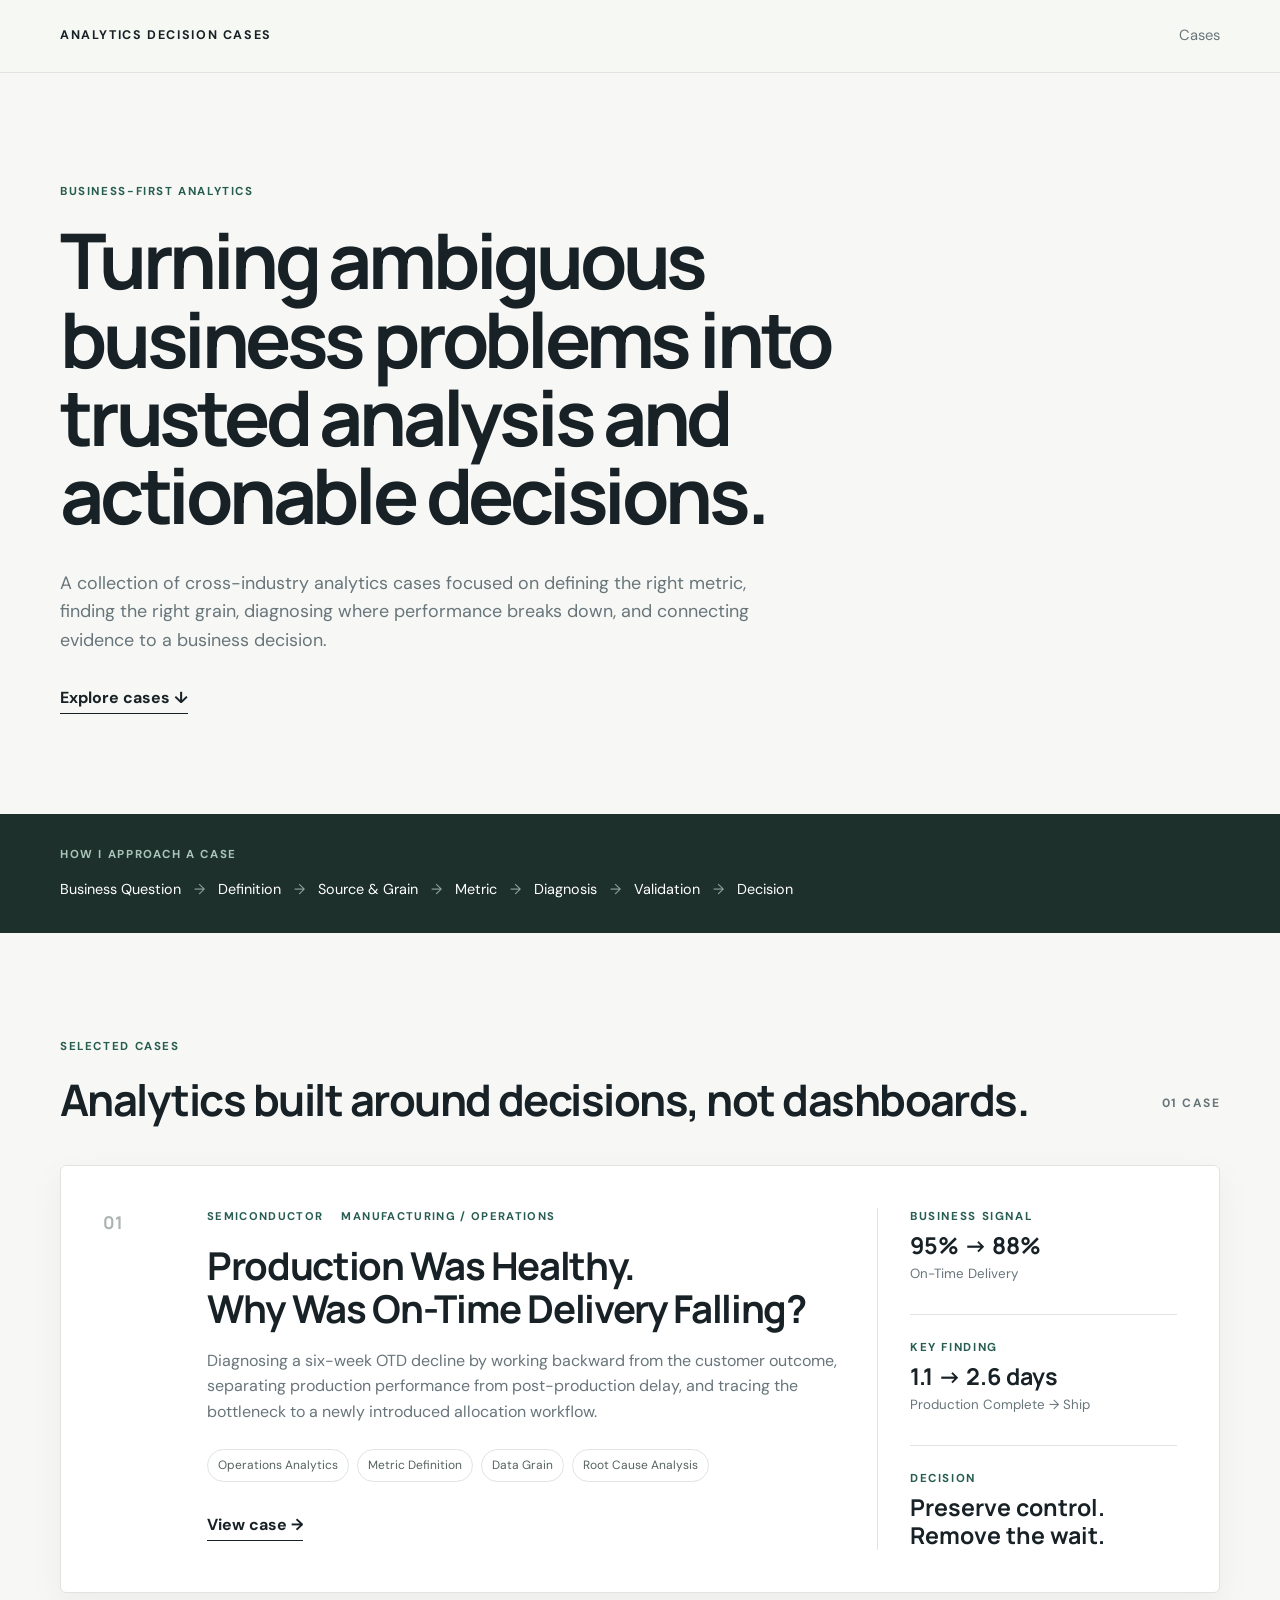
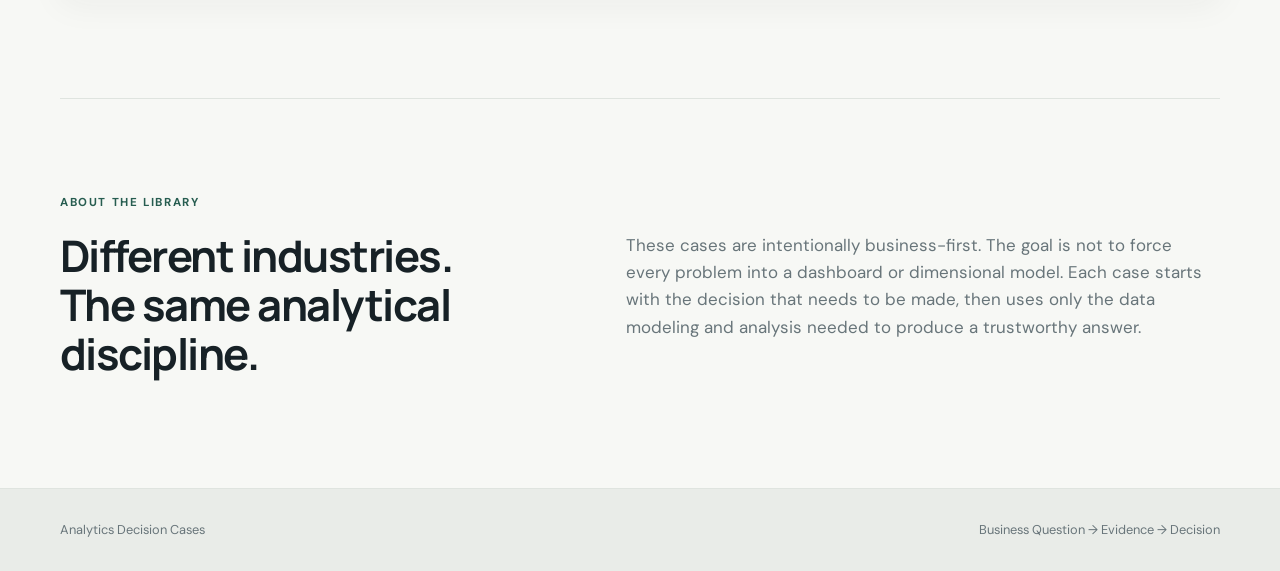
<file: index.html>
<!DOCTYPE html>
<html lang="en">
<head>
  <meta charset="UTF-8">
  <meta name="viewport" content="width=device-width, initial-scale=1.0">
  <meta name="description" content="Business-first analytics case studies turning ambiguous problems into measurable insights and business decisions.">
  <title>Analytics Decision Cases</title>
  <link rel="stylesheet" href="styles.css">
</head>
<body>
  <header class="site-header">
    <div class="container nav">
      <a class="brand" href="./">ANALYTICS DECISION CASES</a>
      <a class="nav-link" href="#cases">Cases</a>
    </div>
  </header>

  <main>
    <section class="hero container">
      <p class="eyebrow">BUSINESS-FIRST ANALYTICS</p>
      <h1>Turning ambiguous business problems into trusted analysis and actionable decisions.</h1>
      <p class="hero-copy">
        A collection of cross-industry analytics cases focused on defining the right metric,
        finding the right grain, diagnosing where performance breaks down, and connecting
        evidence to a business decision.
      </p>
      <a class="primary-link" href="#cases">Explore cases <span aria-hidden="true">↓</span></a>
    </section>

    <section class="principles">
      <div class="container">
        <p class="section-label">HOW I APPROACH A CASE</p>
        <div class="process">
          <span>Business Question</span><b>→</b>
          <span>Definition</span><b>→</b>
          <span>Source &amp; Grain</span><b>→</b>
          <span>Metric</span><b>→</b>
          <span>Diagnosis</span><b>→</b>
          <span>Validation</span><b>→</b>
          <span>Decision</span>
        </div>
      </div>
    </section>

    <section class="cases container" id="cases">
      <div class="section-heading">
        <div>
          <p class="section-label">SELECTED CASES</p>
          <h2>Analytics built around decisions, not dashboards.</h2>
        </div>
        <p class="case-count">01 CASE</p>
      </div>

      <article class="case-card">
        <div class="case-number">01</div>
        <div class="case-content">
          <div class="case-meta">
            <span>SEMICONDUCTOR</span>
            <span>MANUFACTURING / OPERATIONS</span>
          </div>
          <h3>Production Was Healthy.<br>Why Was On-Time Delivery Falling?</h3>
          <p>
            Diagnosing a six-week OTD decline by working backward from the customer outcome,
            separating production performance from post-production delay, and tracing the
            bottleneck to a newly introduced allocation workflow.
          </p>
          <div class="tags" aria-label="Case topics">
            <span>Operations Analytics</span>
            <span>Metric Definition</span>
            <span>Data Grain</span>
            <span>Root Cause Analysis</span>
          </div>
          <a class="case-link" href="cases/semiconductor-otd/">View case <span aria-hidden="true">→</span></a>
        </div>
        <aside class="case-snapshot" aria-label="Case snapshot">
          <div>
            <span class="snapshot-label">BUSINESS SIGNAL</span>
            <strong>95% → 88%</strong>
            <small>On-Time Delivery</small>
          </div>
          <div>
            <span class="snapshot-label">KEY FINDING</span>
            <strong>1.1 → 2.6 days</strong>
            <small>Production Complete → Ship</small>
          </div>
          <div>
            <span class="snapshot-label">DECISION</span>
            <strong>Preserve control.<br>Remove the wait.</strong>
          </div>
        </aside>
      </article>
    </section>

    <section class="about container">
      <p class="section-label">ABOUT THE LIBRARY</p>
      <div class="about-grid">
        <h2>Different industries.<br>The same analytical discipline.</h2>
        <p>
          These cases are intentionally business-first. The goal is not to force every problem
          into a dashboard or dimensional model. Each case starts with the decision that needs
          to be made, then uses only the data modeling and analysis needed to produce a
          trustworthy answer.
        </p>
      </div>
    </section>
  </main>

  <footer>
    <div class="container footer-inner">
      <span>Analytics Decision Cases</span>
      <span>Business Question → Evidence → Decision</span>
    </div>
  </footer>
</body>
</html>
</file>
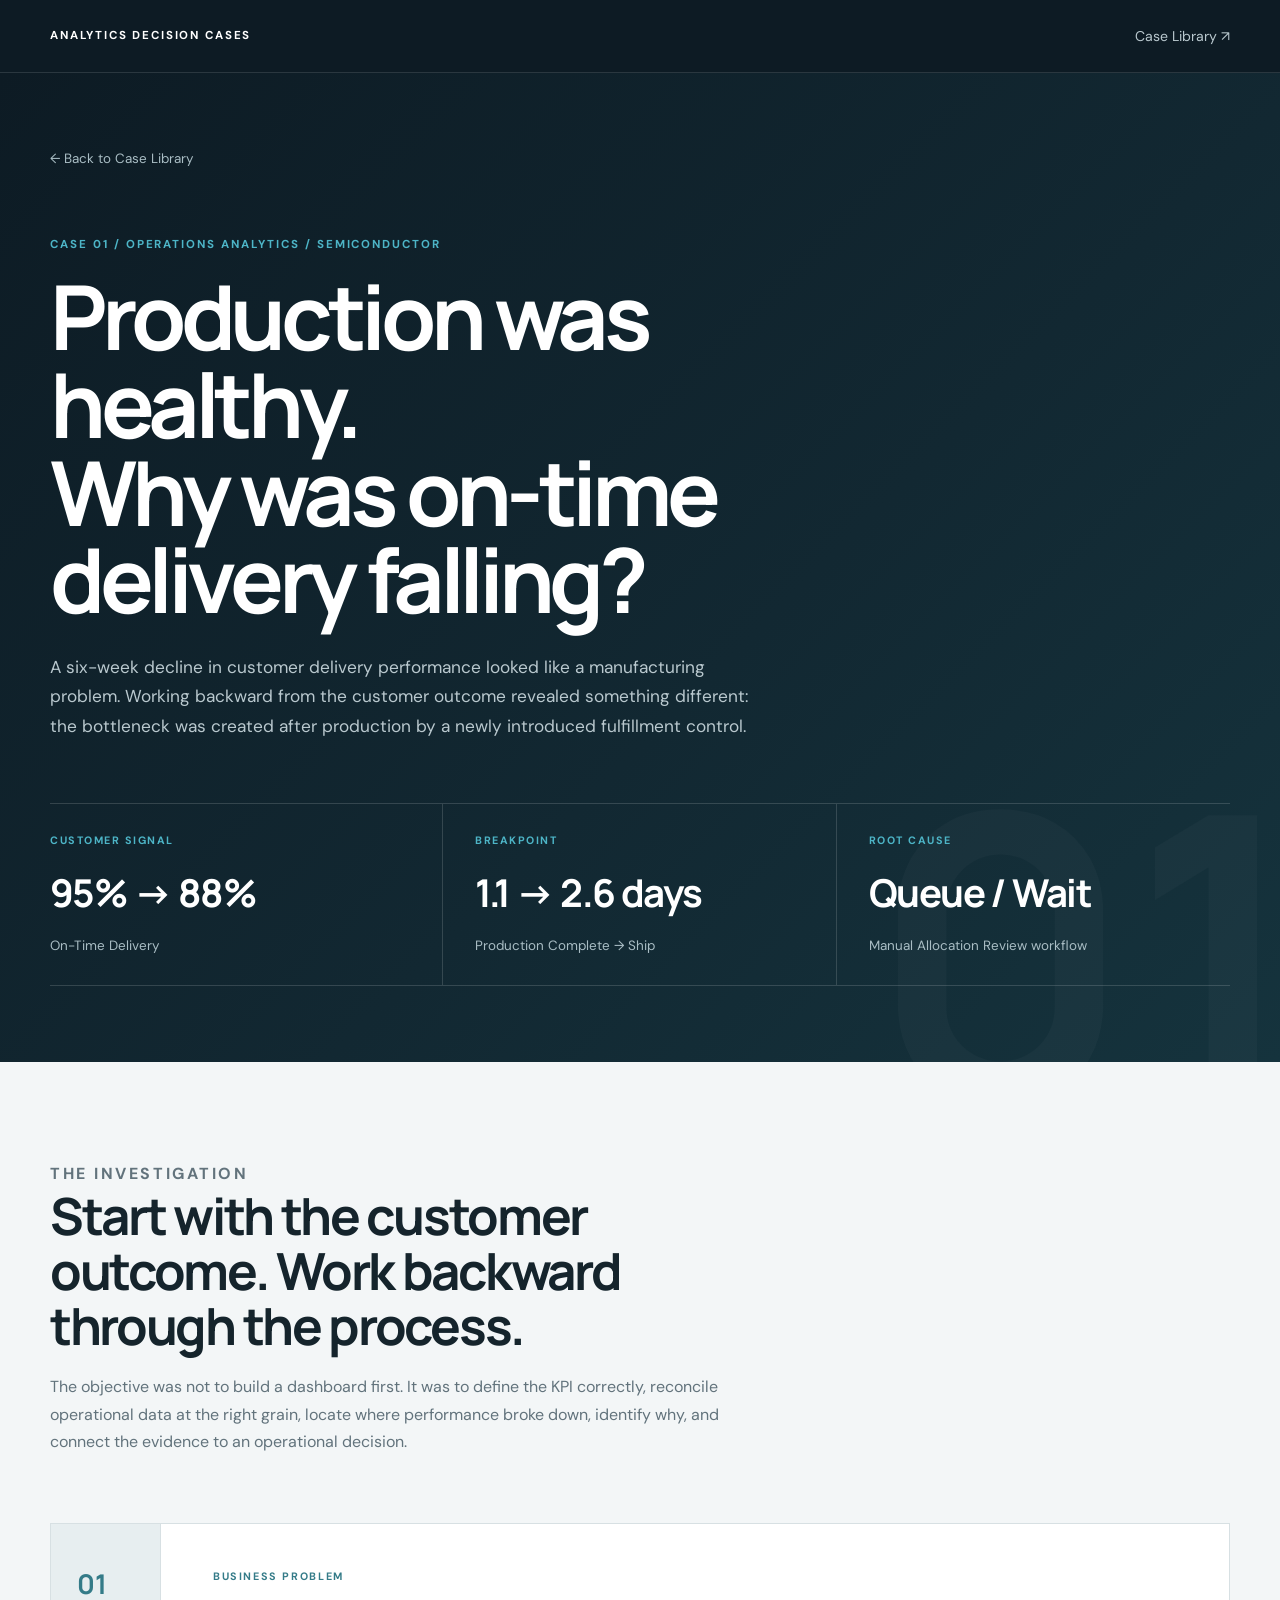
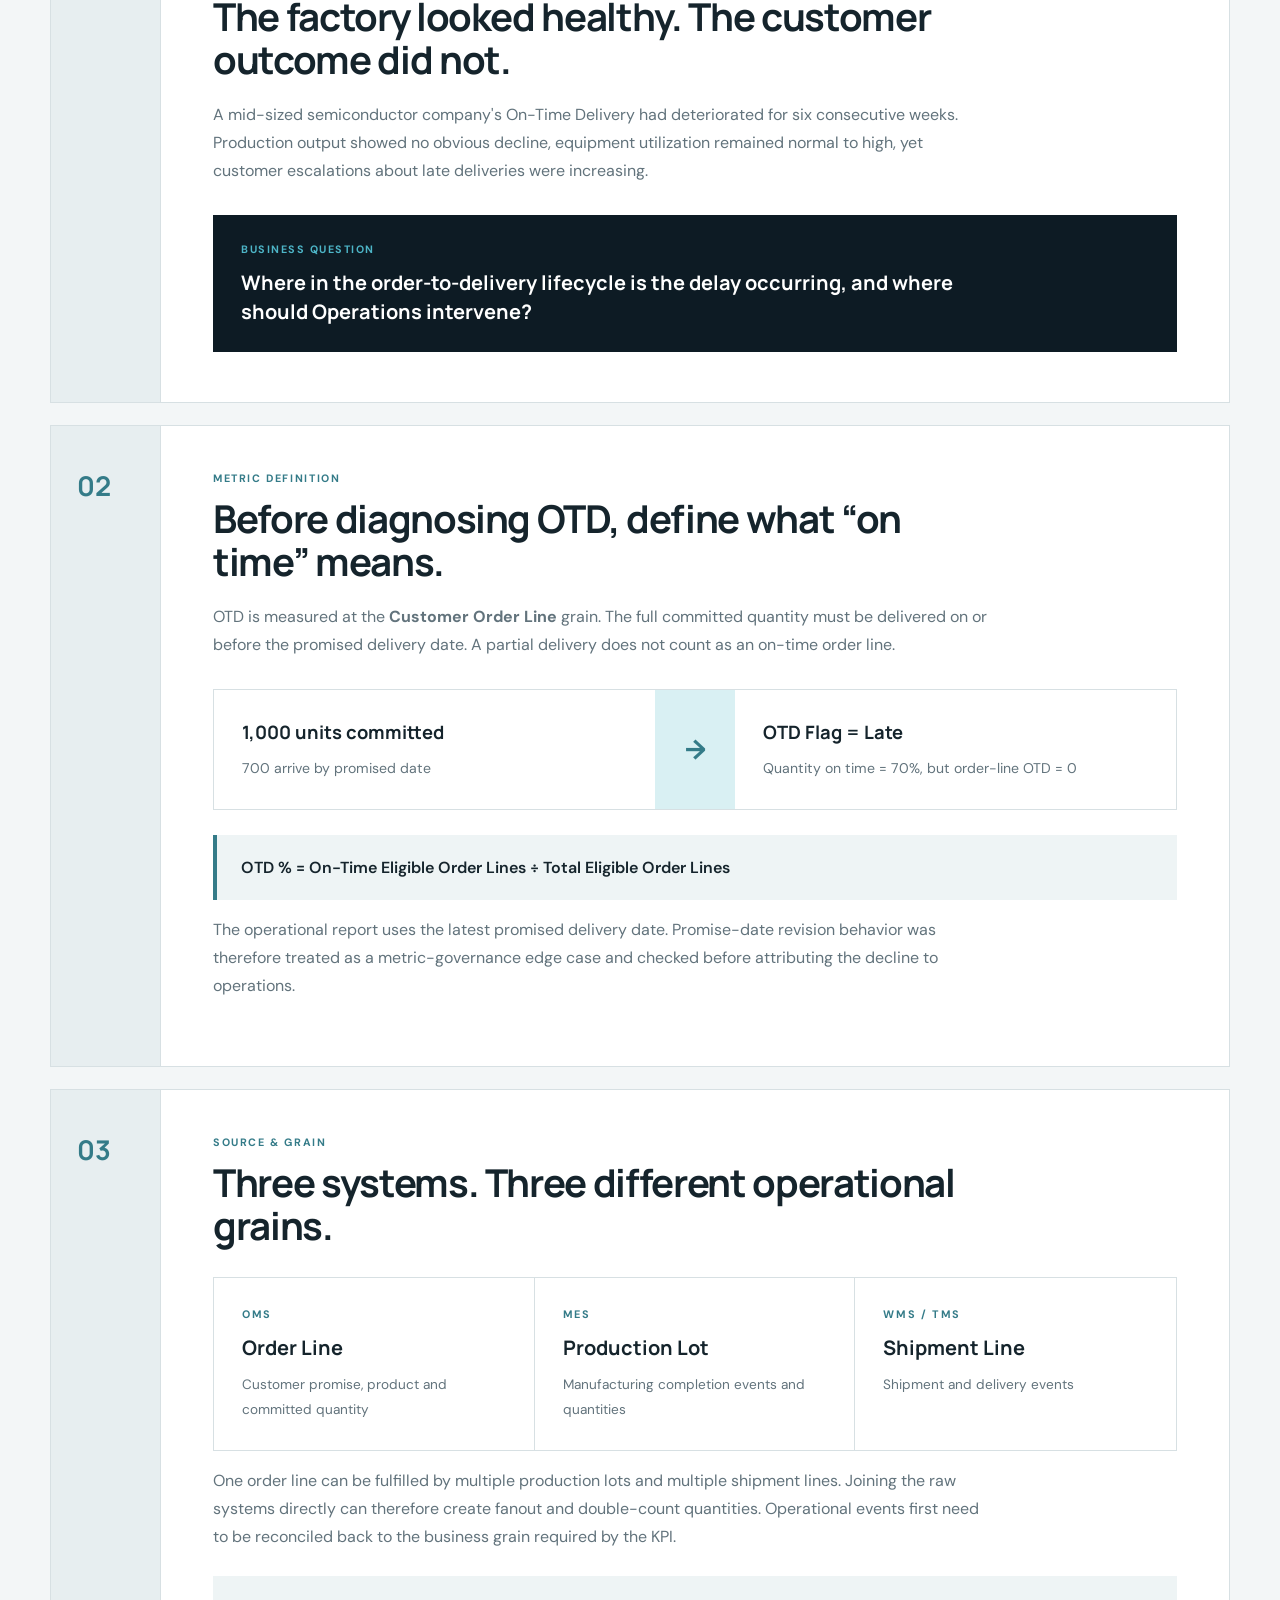
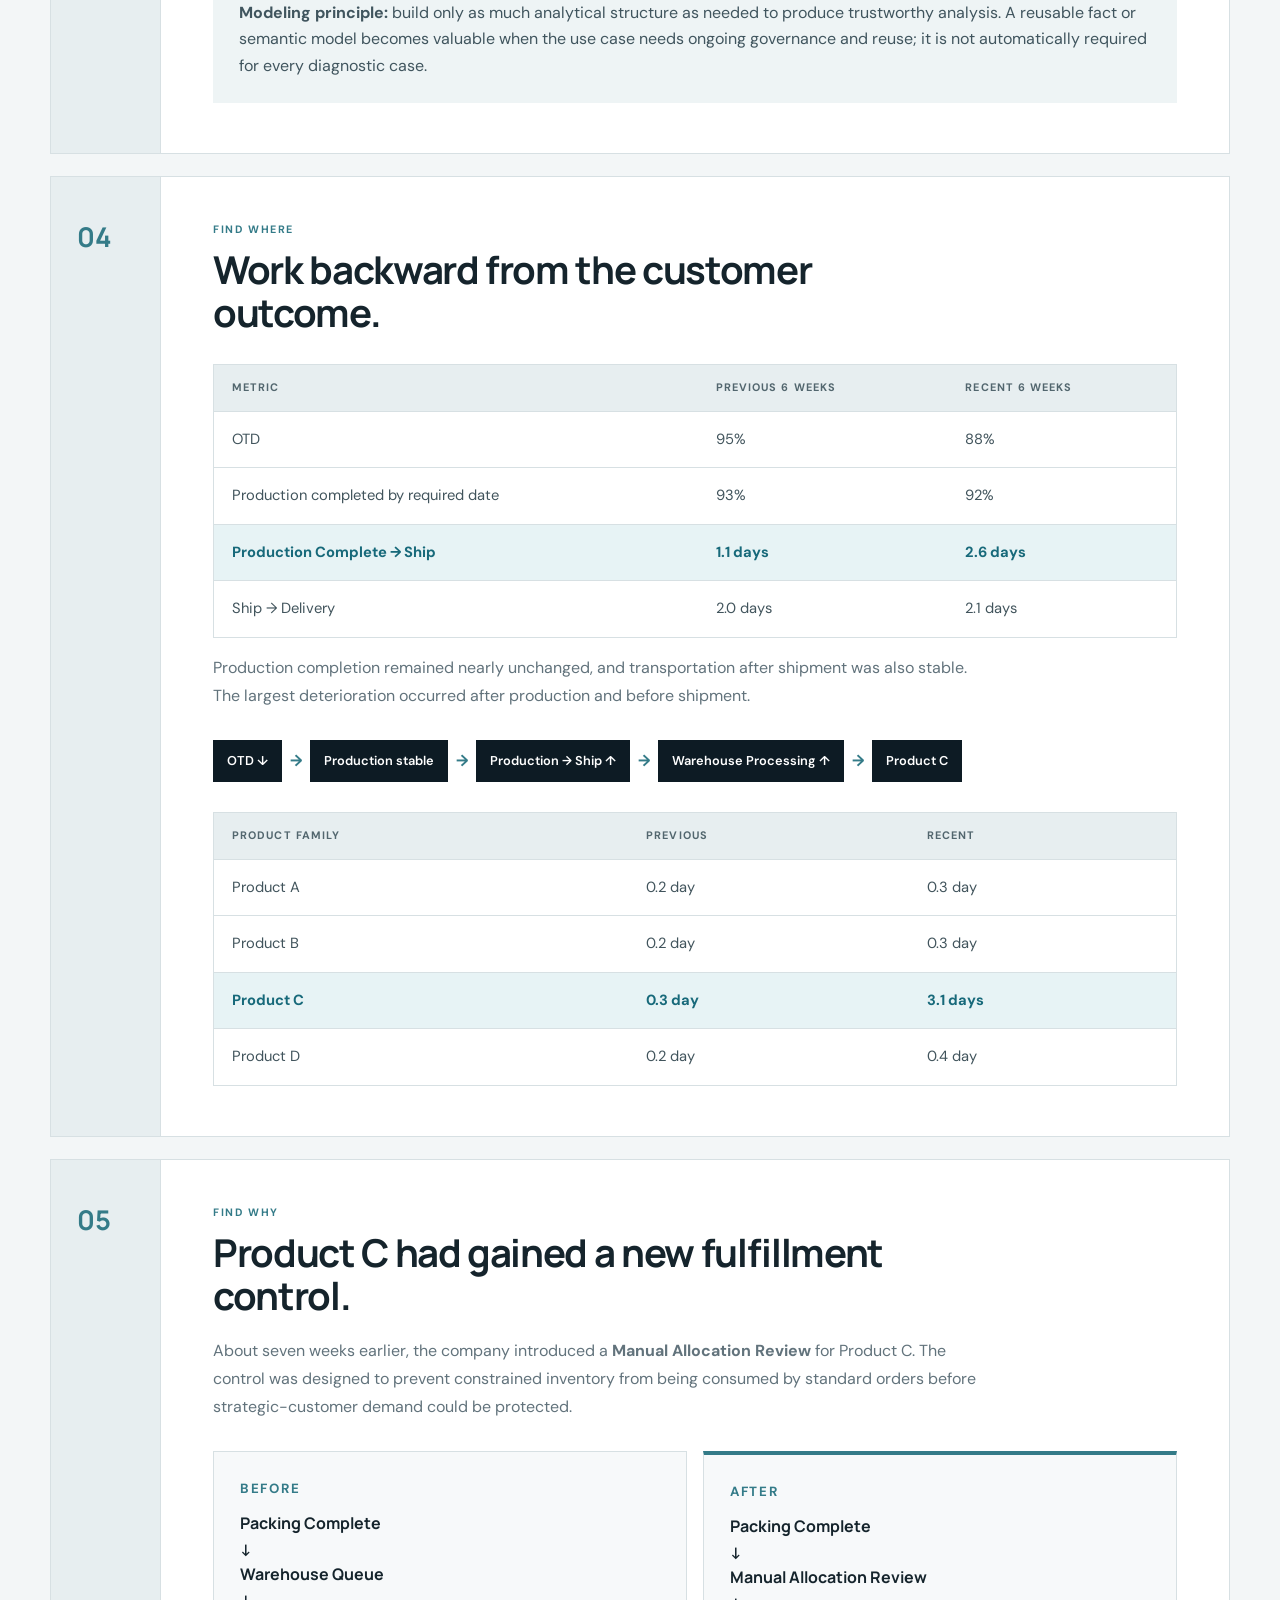
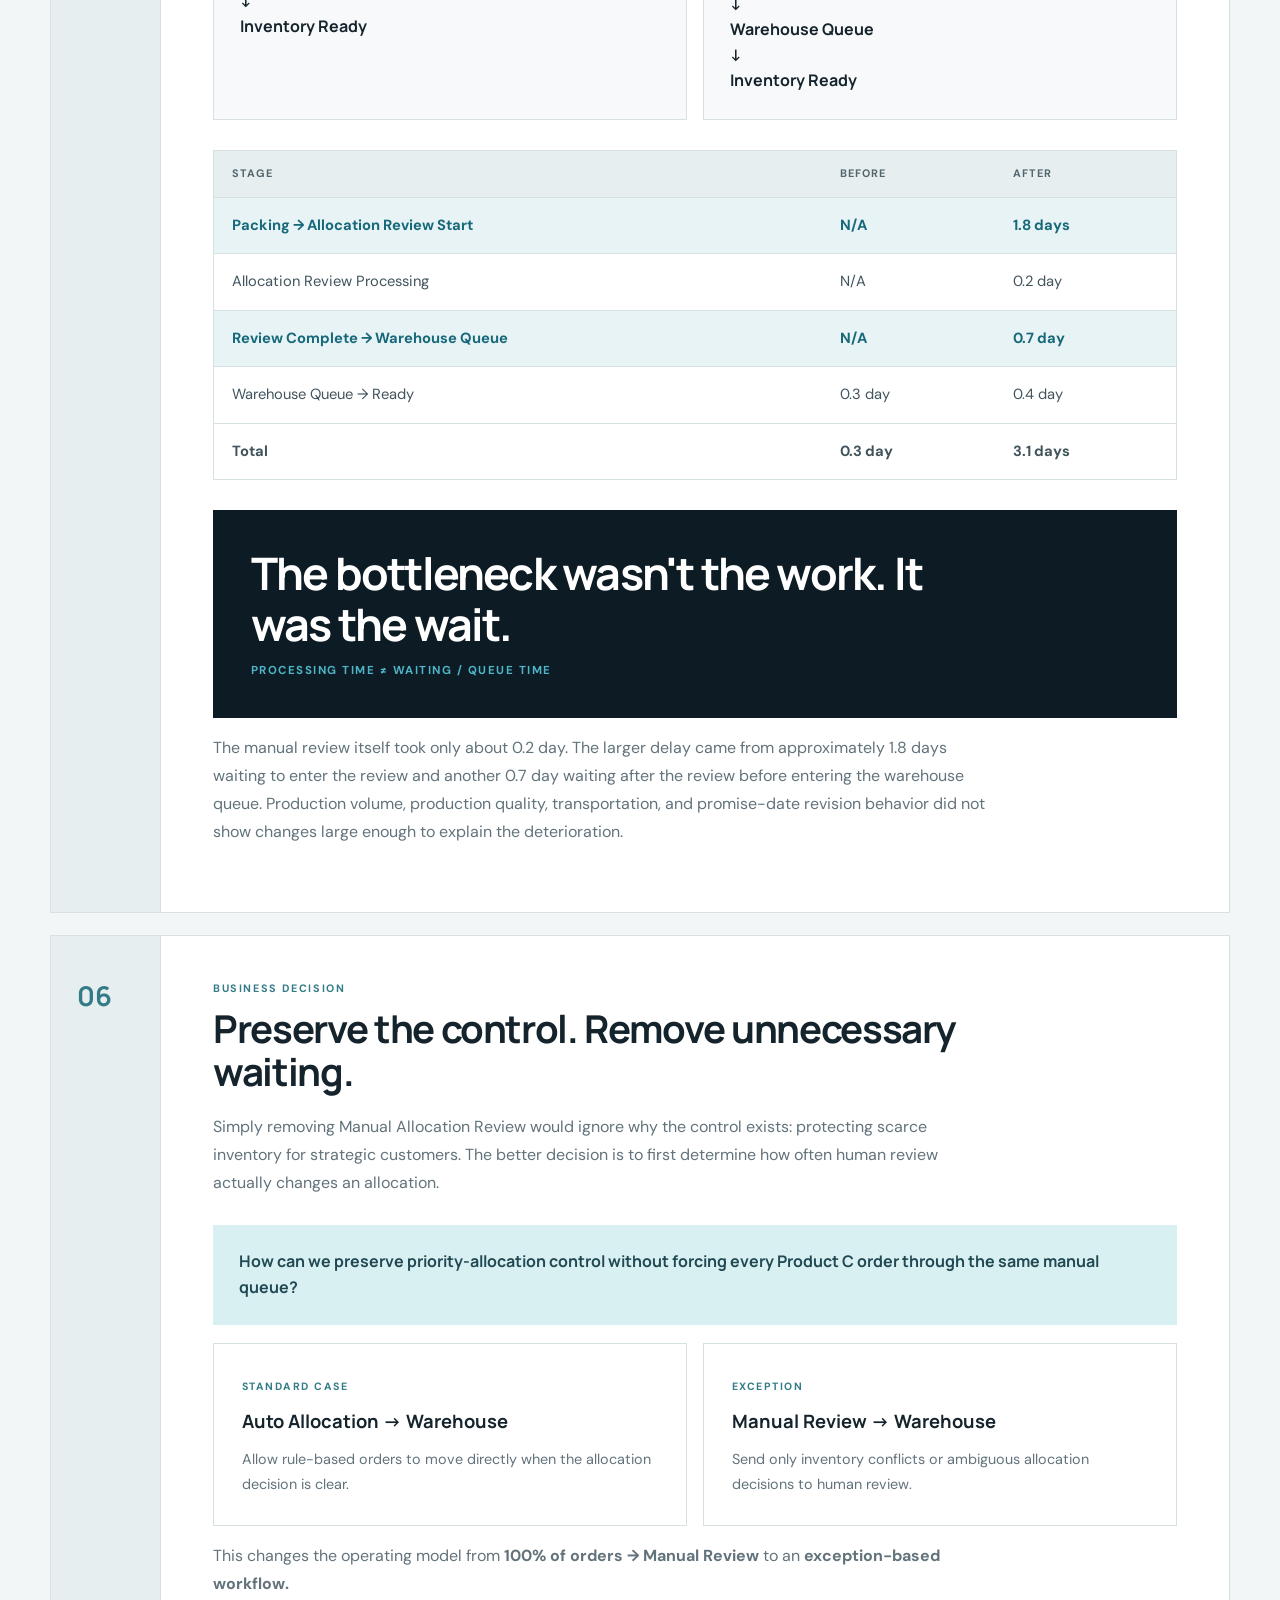
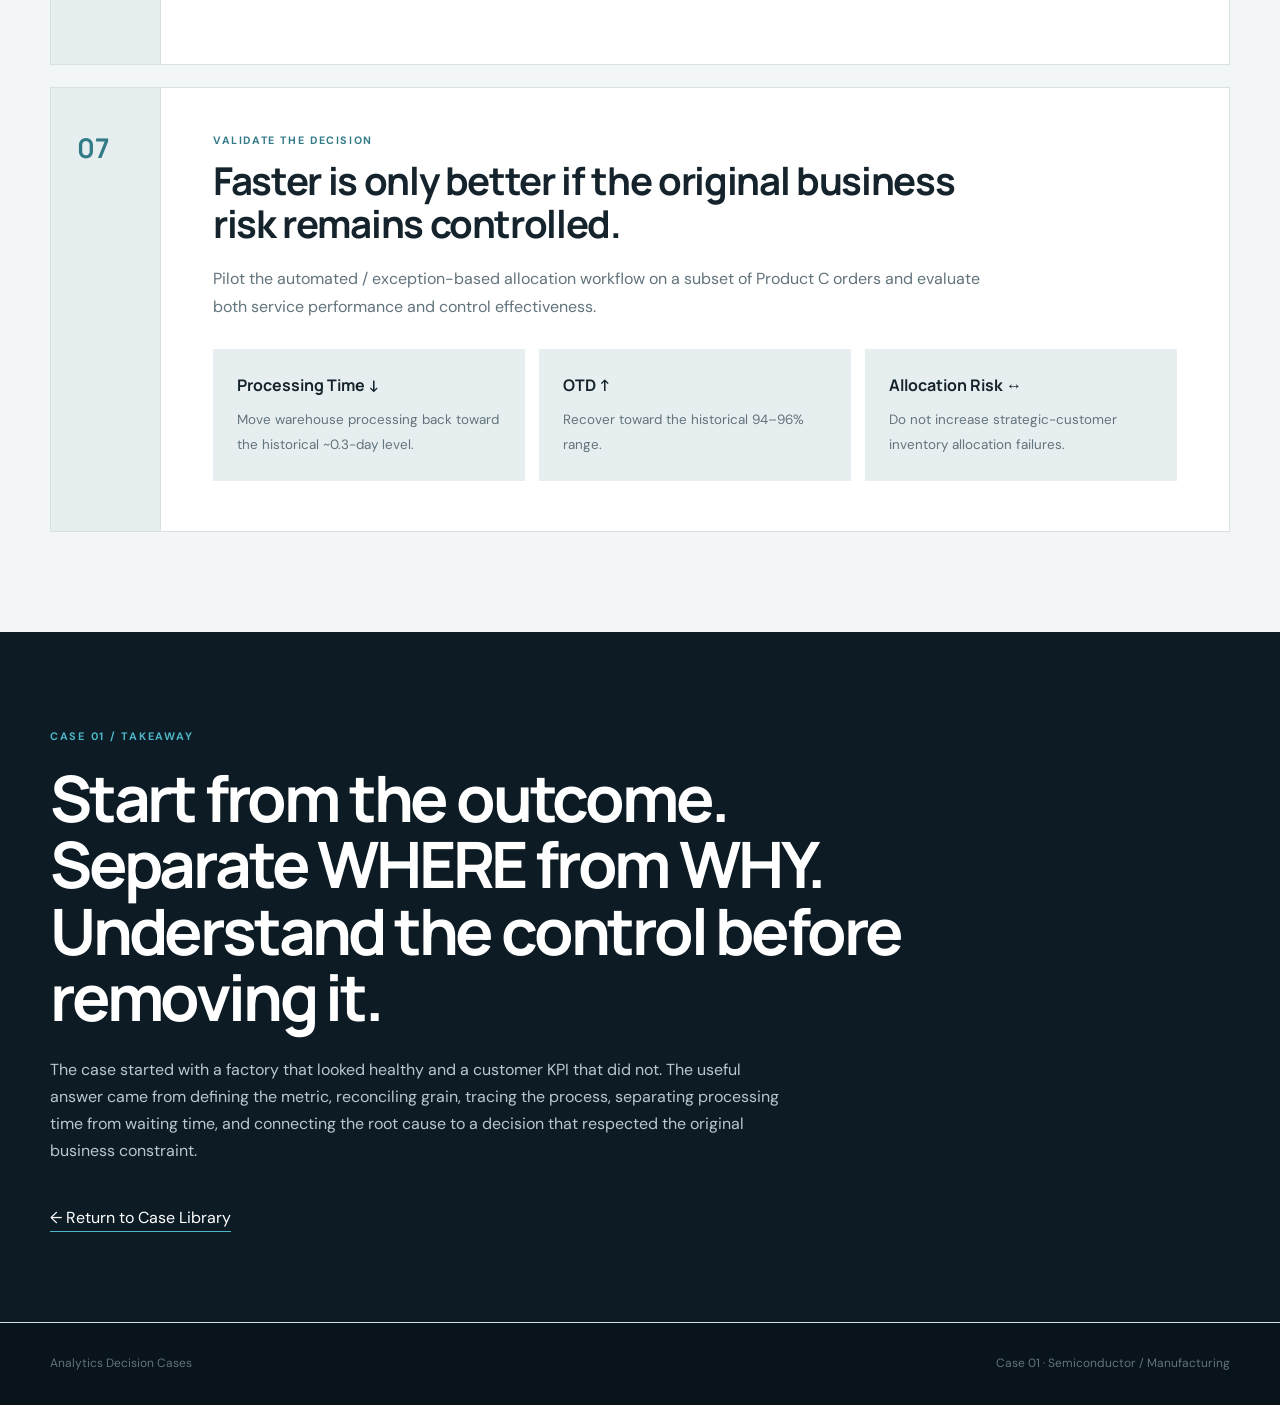
<file: cases/semiconductor-otd/index.html>
<!DOCTYPE html>
<html lang="en">

<head>
  <meta charset="UTF-8">
  <meta name="viewport" content="width=device-width, initial-scale=1.0">

  <meta
    name="description"
    content="Semiconductor operations analytics case study diagnosing why on-time delivery declined while production remained healthy."
  >

  <title>
    Semiconductor OTD Case | Analytics Decision Cases
  </title>

  <!-- Keep shared fonts / base styles from homepage -->
  <link rel="stylesheet" href="../../styles.css">

  <style>

    /* =====================================================
       CASE 01 — SEMICONDUCTOR
       Independent Case Detail Design System
       ===================================================== */

    :root {
      --navy: #0d1b24;
      --navy-2: #122832;
      --navy-3: #193943;

      --cyan: #4db5c7;
      --cyan-light: #d9f0f3;

      --paper: #f3f6f7;
      --white: #ffffff;

      --ink: #15242c;
      --muted: #62737c;
      --line: #d7e0e3;

      --max: 1180px;
    }

    * {
      box-sizing: border-box;
    }

    html {
      scroll-behavior: smooth;
    }

    body {
      margin: 0;
      background: var(--paper);
      color: var(--ink);
      font-family: "DM Sans", Arial, sans-serif;
    }

    a {
      color: inherit;
    }


    /* =====================================================
       CASE NAV
       ===================================================== */

    .case-nav {
      background: var(--navy);
      color: white;
      border-bottom: 1px solid rgba(255,255,255,.12);
    }

    .case-nav-inner {
      width: min(calc(100% - 48px), var(--max));
      height: 72px;
      margin: auto;

      display: flex;
      align-items: center;
      justify-content: space-between;
    }

    .case-brand {
      font-size: .72rem;
      font-weight: 700;
      letter-spacing: .16em;
      text-decoration: none;
    }

    .case-nav-link {
      color: #b9c8ce;
      font-size: .88rem;
      text-decoration: none;
    }

    .case-nav-link:hover {
      color: white;
    }


    /* =====================================================
       DARK CASE COVER
       ===================================================== */

    .case-cover {
      position: relative;
      overflow: hidden;
      background:
        linear-gradient(
          135deg,
          #0d1b24 0%,
          #122832 58%,
          #15333d 100%
        );
      color: white;
    }

    .case-cover::after {
      content: "01";
      position: absolute;

      right: -25px;
      bottom: -85px;

      font-family: "Manrope", Arial, sans-serif;
      font-size: clamp(15rem, 31vw, 31rem);
      font-weight: 700;
      line-height: 1;

      color: rgba(255,255,255,.025);

      pointer-events: none;
    }

    .cover-inner {
      position: relative;
      z-index: 2;

      width: min(calc(100% - 48px), var(--max));
      margin: auto;

      padding: 72px 0 76px;
    }

    .back-link {
      display: inline-block;

      margin-bottom: 66px;

      color: #a9bdc4;

      font-size: .84rem;
      text-decoration: none;
    }

    .back-link:hover {
      color: white;
    }

    .case-eyebrow {
      margin: 0 0 18px;

      color: var(--cyan);

      font-size: .72rem;
      font-weight: 700;
      letter-spacing: .17em;
    }

    .case-title {
      max-width: 900px;

      margin: 0;

      font-family: "Manrope", Arial, sans-serif;
      font-size: clamp(3.3rem, 7vw, 6.4rem);
      font-weight: 700;
      line-height: .98;
      letter-spacing: -.06em;
    }

    .case-summary {
      max-width: 720px;

      margin: 30px 0 0;

      color: #b9c8ce;

      font-size: 1.08rem;
      line-height: 1.7;
    }


    /* =====================================================
       EXECUTIVE SIGNALS
       ===================================================== */

    .signal-grid {
      display: grid;
      grid-template-columns: repeat(3, 1fr);

      margin-top: 62px;

      border-top: 1px solid rgba(255,255,255,.15);
      border-bottom: 1px solid rgba(255,255,255,.15);
    }

    .signal {
      min-height: 150px;
      padding: 28px 32px;

      border-right: 1px solid rgba(255,255,255,.15);
    }

    .signal:first-child {
      padding-left: 0;
    }

    .signal:last-child {
      border-right: 0;
    }

    .signal-label {
      display: block;

      margin-bottom: 13px;

      color: var(--cyan);

      font-size: .67rem;
      font-weight: 700;
      letter-spacing: .14em;
    }

    .signal-value {
      display: block;

      margin-bottom: 8px;

      font-family: "Manrope", Arial, sans-serif;
      font-size: clamp(1.65rem, 3vw, 2.5rem);
      font-weight: 700;
      letter-spacing: -.04em;
    }

    .signal-description {
      color: #a9bdc4;
      font-size: .84rem;
    }


    /* =====================================================
       INVESTIGATION HEADER
       ===================================================== */

    .investigation-intro {
      width: min(calc(100% - 48px), var(--max));
      margin: auto;

      padding: 78px 0 46px;
    }

    .section-eyebrow {
      margin: 0 0 12px;

      color: #347b88;

      font-size: .68rem;
      font-weight: 700;
      letter-spacing: .16em;
    }

    .investigation-intro h2 {
      max-width: 760px;

      margin: 0;

      font-family: "Manrope", Arial, sans-serif;
      font-size: clamp(2.3rem, 4vw, 4rem);
      line-height: 1.08;
      letter-spacing: -.045em;
    }

    .investigation-intro p {
      max-width: 680px;

      margin: 20px 0 0;

      color: var(--muted);

      font-size: 1rem;
      line-height: 1.7;
    }


    /* =====================================================
       CASE CONTENT
       ===================================================== */

    .case-body {
      width: min(calc(100% - 48px), var(--max));
      margin: auto;

      padding-bottom: 100px;
    }

    .chapter {
      display: grid;
      grid-template-columns: 110px minmax(0, 1fr);

      margin-top: 22px;

      background: white;

      border: 1px solid var(--line);
    }

    .chapter-number {
      padding: 38px 26px;

      background: #e7eef0;

      border-right: 1px solid var(--line);

      color: #347b88;

      font-family: "Manrope", Arial, sans-serif;
      font-size: 1.7rem;
      font-weight: 700;
    }

    .chapter-content {
      padding: 44px 52px 50px;
    }

    .chapter-label {
      display: block;

      margin-bottom: 10px;

      color: #347b88;

      font-size: .67rem;
      font-weight: 700;
      letter-spacing: .15em;
    }

    .chapter h3 {
      max-width: 760px;

      margin: 0 0 20px;

      font-family: "Manrope", Arial, sans-serif;
      font-size: clamp(1.75rem, 3vw, 2.65rem);
      line-height: 1.12;
      letter-spacing: -.035em;
    }

    .chapter p {
      max-width: 780px;

      color: var(--muted);

      font-size: 1rem;
      line-height: 1.75;
    }


    /* =====================================================
       BUSINESS QUESTION
       ===================================================== */

    .question-box {
      margin-top: 30px;
      padding: 26px 28px;

      background: var(--navy);
      color: white;
    }

    .question-box small {
      display: block;

      margin-bottom: 10px;

      color: var(--cyan);

      font-size: .67rem;
      font-weight: 700;
      letter-spacing: .14em;
    }

    .question-box strong {
      display: block;

      max-width: 760px;

      font-family: "Manrope", Arial, sans-serif;
      font-size: 1.25rem;
      line-height: 1.45;
    }


    /* =====================================================
       METRIC RULE
       ===================================================== */

    .metric-rule {
      display: grid;
      grid-template-columns: 1fr 80px 1fr;

      margin-top: 30px;

      border: 1px solid var(--line);
    }

    .metric-rule > div {
      padding: 28px;
    }

    .metric-rule strong {
      display: block;

      margin-bottom: 7px;

      font-family: "Manrope", Arial, sans-serif;
      font-size: 1.15rem;
    }

    .metric-rule span {
      color: var(--muted);
      font-size: .88rem;
    }

    .metric-arrow {
      display: flex;
      align-items: center;
      justify-content: center;

      background: var(--cyan-light);

      color: #347b88;

      font-size: 1.7rem;
      font-weight: 700;
    }

    .formula {
      margin-top: 25px;
      padding: 20px 24px;

      background: #eef4f5;

      border-left: 4px solid #347b88;

      font-weight: 600;
    }


    /* =====================================================
       DATA GRAIN
       ===================================================== */

    .grain-flow {
      display: grid;
      grid-template-columns: repeat(3, 1fr);

      margin-top: 30px;

      border: 1px solid var(--line);
    }

    .grain-item {
      padding: 28px;

      border-right: 1px solid var(--line);
    }

    .grain-item:last-child {
      border-right: 0;
    }

    .grain-system {
      display: block;

      margin-bottom: 8px;

      color: #347b88;

      font-size: .68rem;
      font-weight: 700;
      letter-spacing: .15em;
    }

    .grain-name {
      display: block;

      margin-bottom: 7px;

      font-family: "Manrope", Arial, sans-serif;
      font-size: 1.25rem;
      font-weight: 700;
    }

    .grain-desc {
      color: var(--muted);
      font-size: .85rem;
      line-height: 1.5;
    }

    .principle {
      margin-top: 25px;
      padding: 24px 26px;

      background: #eef4f5;

      color: #40555e;

      line-height: 1.65;
    }


    /* =====================================================
       TABLE
       ===================================================== */

    .table-wrap {
      overflow-x: auto;

      margin-top: 30px;

      border: 1px solid var(--line);
    }

    table {
      width: 100%;

      border-collapse: collapse;

      background: white;
    }

    th {
      padding: 14px 18px;

      background: #e7eef0;

      color: #52666e;

      text-align: left;

      font-size: .68rem;
      letter-spacing: .1em;
    }

    td {
      padding: 16px 18px;

      border-top: 1px solid var(--line);

      color: #41545c;

      font-size: .92rem;
    }

    tr.highlight td {
      background: #e7f3f5;

      color: #17697a;

      font-weight: 700;
    }


    /* =====================================================
       DIAGNOSTIC PATH
       ===================================================== */

    .path {
      display: flex;
      flex-wrap: wrap;
      align-items: center;

      gap: 8px;

      margin-top: 30px;
    }

    .path-step {
      padding: 11px 14px;

      background: var(--navy);

      color: white;

      font-size: .8rem;
      font-weight: 600;
    }

    .path-arrow {
      color: #347b88;
      font-weight: 700;
    }


    /* =====================================================
       ROOT CAUSE
       ===================================================== */

    .process-change {
      display: grid;
      grid-template-columns: 1fr 1fr;

      gap: 16px;

      margin-top: 30px;
    }

    .process-card {
      padding: 26px;

      border: 1px solid var(--line);

      background: #f7f9fa;
    }

    .process-card.after {
      border-top: 4px solid #347b88;
    }

    .process-card small {
      display: block;

      margin-bottom: 12px;

      color: #347b88;

      font-weight: 700;
      letter-spacing: .13em;
    }

    .process-card strong {
      font-family: "Manrope", Arial, sans-serif;
      line-height: 1.6;
    }

    .root-cause {
      margin-top: 30px;
      padding: 38px;

      background: var(--navy);

      color: white;
    }

    .root-cause strong {
      display: block;

      max-width: 700px;

      font-family: "Manrope", Arial, sans-serif;
      font-size: clamp(1.8rem, 3.5vw, 3.2rem);
      line-height: 1.12;
      letter-spacing: -.04em;
    }

    .root-cause span {
      display: block;

      margin-top: 13px;

      color: var(--cyan);

      font-size: .72rem;
      font-weight: 700;
      letter-spacing: .13em;
    }


    /* =====================================================
       DECISION
       ===================================================== */

    .decision-question {
      margin-top: 28px;
      padding: 24px 26px;

      background: var(--cyan-light);

      color: #214953;

      font-family: "Manrope", Arial, sans-serif;
      font-weight: 700;
    }

    .decision-grid {
      display: grid;
      grid-template-columns: 1fr 1fr;

      gap: 16px;

      margin-top: 18px;
    }

    .decision {
      padding: 28px;

      border: 1px solid var(--line);

      background: white;
    }

    .decision small {
      color: #347b88;

      font-size: .66rem;
      font-weight: 700;
      letter-spacing: .14em;
    }

    .decision strong {
      display: block;

      margin: 10px 0;

      font-family: "Manrope", Arial, sans-serif;
      font-size: 1.15rem;
    }

    .decision p {
      margin: 0;

      font-size: .9rem;
    }


    /* =====================================================
       VALIDATION
       ===================================================== */

    .validation-grid {
      display: grid;
      grid-template-columns: repeat(3, 1fr);

      gap: 14px;

      margin-top: 28px;
    }

    .validation {
      padding: 24px;

      background: #e7eef0;
    }

    .validation strong {
      display: block;

      margin-bottom: 7px;

      font-family: "Manrope", Arial, sans-serif;
    }

    .validation span {
      color: var(--muted);
      font-size: .84rem;
      line-height: 1.5;
    }


    /* =====================================================
       FINAL TAKEAWAY
       ===================================================== */

    .takeaway {
      background: var(--navy);
      color: white;
    }

    .takeaway-inner {
      width: min(calc(100% - 48px), var(--max));
      margin: auto;

      padding: 90px 0;
    }

    .takeaway-label {
      color: var(--cyan);

      font-size: .68rem;
      font-weight: 700;
      letter-spacing: .16em;
    }

    .takeaway h2 {
      max-width: 900px;

      margin: 17px 0 25px;

      font-family: "Manrope", Arial, sans-serif;
      font-size: clamp(2.4rem, 5vw, 4.6rem);
      line-height: 1.04;
      letter-spacing: -.05em;
    }

    .takeaway p {
      max-width: 730px;

      color: #b8c8ce;

      font-size: 1rem;
      line-height: 1.7;
    }

    .takeaway a {
      display: inline-block;

      margin-top: 25px;

      color: white;

      text-decoration: none;

      border-bottom: 1px solid var(--cyan);
    }


    /* =====================================================
       FOOTER
       ===================================================== */

    .case-footer {
      background: #08141a;
      color: #849ba4;
    }

    .footer-inner {
      width: min(calc(100% - 48px), var(--max));
      margin: auto;

      padding: 28px 0;

      display: flex;
      justify-content: space-between;

      font-size: .75rem;
    }


    /* =====================================================
       RESPONSIVE
       ===================================================== */

    @media (max-width: 800px) {

      .case-nav-inner,
      .cover-inner,
      .investigation-intro,
      .case-body,
      .takeaway-inner,
      .footer-inner {
        width: calc(100% - 32px);
      }

      .cover-inner {
        padding: 45px 0 55px;
      }

      .back-link {
        margin-bottom: 45px;
      }

      .case-title {
        font-size: 3.2rem;
      }

      .signal-grid {
        grid-template-columns: 1fr;
      }

      .signal {
        padding: 22px 0;
        border-right: 0;
        border-bottom: 1px solid rgba(255,255,255,.15);
      }

      .signal:last-child {
        border-bottom: 0;
      }

      .chapter {
        grid-template-columns: 1fr;
      }

      .chapter-number {
        padding: 18px 24px;

        border-right: 0;
        border-bottom: 1px solid var(--line);

        font-size: 1rem;
      }

      .chapter-content {
        padding: 30px 24px 36px;
      }

      .metric-rule,
      .grain-flow,
      .process-change,
      .decision-grid,
      .validation-grid {
        grid-template-columns: 1fr;
      }

      .metric-arrow {
        min-height: 55px;
        transform: rotate(90deg);
      }

      .grain-item {
        border-right: 0;
        border-bottom: 1px solid var(--line);
      }

      .grain-item:last-child {
        border-bottom: 0;
      }

      .footer-inner {
        gap: 12px;
        flex-direction: column;
      }

    }

  </style>

</head>


<body>


<!-- =====================================================
     NAV
     ===================================================== -->

<header class="case-nav">

  <div class="case-nav-inner">

    <a
      class="case-brand"
      href="../../"
    >
      ANALYTICS DECISION CASES
    </a>

    <a
      class="case-nav-link"
      href="../../#cases"
    >
      Case Library ↗
    </a>

  </div>

</header>


<main>


<!-- =====================================================
     DARK CASE COVER
     ===================================================== -->

<section class="case-cover">

  <div class="cover-inner">

    <a
      class="back-link"
      href="../../"
    >
      ← Back to Case Library
    </a>


    <p class="case-eyebrow">
      CASE 01 / OPERATIONS ANALYTICS / SEMICONDUCTOR
    </p>


    <h1 class="case-title">

      Production was healthy.<br>
      Why was on-time delivery falling?

    </h1>


    <p class="case-summary">

      A six-week decline in customer delivery performance
      looked like a manufacturing problem.

      Working backward from the customer outcome revealed
      something different: the bottleneck was created
      after production by a newly introduced fulfillment control.

    </p>


    <div class="signal-grid">


      <div class="signal">

        <span class="signal-label">
          CUSTOMER SIGNAL
        </span>

        <strong class="signal-value">
          95% → 88%
        </strong>

        <span class="signal-description">
          On-Time Delivery
        </span>

      </div>


      <div class="signal">

        <span class="signal-label">
          BREAKPOINT
        </span>

        <strong class="signal-value">
          1.1 → 2.6 days
        </strong>

        <span class="signal-description">
          Production Complete → Ship
        </span>

      </div>


      <div class="signal">

        <span class="signal-label">
          ROOT CAUSE
        </span>

        <strong class="signal-value">
          Queue / Wait
        </strong>

        <span class="signal-description">
          Manual Allocation Review workflow
        </span>

      </div>


    </div>

  </div>

</section>



<!-- =====================================================
     INVESTIGATION INTRO
     ===================================================== -->

<section class="investigation-intro">

  <p class="section-eyebrow">
    THE INVESTIGATION
  </p>

  <h2>
    Start with the customer outcome.
    Work backward through the process.
  </h2>

  <p>

    The objective was not to build a dashboard first.

    It was to define the KPI correctly, reconcile
    operational data at the right grain, locate where
    performance broke down, identify why, and connect
    the evidence to an operational decision.

  </p>

</section>



<div class="case-body">


<!-- =====================================================
     01 BUSINESS PROBLEM
     ===================================================== -->

<section class="chapter">

  <div class="chapter-number">
    01
  </div>

  <div class="chapter-content">

    <span class="chapter-label">
      BUSINESS PROBLEM
    </span>

    <h3>
      The factory looked healthy.
      The customer outcome did not.
    </h3>

    <p>

      A mid-sized semiconductor company's On-Time Delivery
      had deteriorated for six consecutive weeks.

      Production output showed no obvious decline,
      equipment utilization remained normal to high,
      yet customer escalations about late deliveries
      were increasing.

    </p>


    <div class="question-box">

      <small>
        BUSINESS QUESTION
      </small>

      <strong>

        Where in the order-to-delivery lifecycle
        is the delay occurring, and where should
        Operations intervene?

      </strong>

    </div>

  </div>

</section>



<!-- =====================================================
     02 METRIC DEFINITION
     ===================================================== -->

<section class="chapter">

  <div class="chapter-number">
    02
  </div>

  <div class="chapter-content">

    <span class="chapter-label">
      METRIC DEFINITION
    </span>

    <h3>
      Before diagnosing OTD,
      define what “on time” means.
    </h3>

    <p>

      OTD is measured at the
      <strong>Customer Order Line</strong> grain.

      The full committed quantity must be delivered
      on or before the promised delivery date.

      A partial delivery does not count as an
      on-time order line.

    </p>


    <div class="metric-rule">

      <div>

        <strong>
          1,000 units committed
        </strong>

        <span>
          700 arrive by promised date
        </span>

      </div>


      <div class="metric-arrow">
        →
      </div>


      <div>

        <strong>
          OTD Flag = Late
        </strong>

        <span>
          Quantity on time = 70%, but order-line OTD = 0
        </span>

      </div>

    </div>


    <div class="formula">

      OTD % =
      On-Time Eligible Order Lines
      ÷
      Total Eligible Order Lines

    </div>


    <p>

      The operational report uses the latest promised
      delivery date.

      Promise-date revision behavior was therefore
      treated as a metric-governance edge case and
      checked before attributing the decline to operations.

    </p>

  </div>

</section>



<!-- =====================================================
     03 SOURCE & GRAIN
     ===================================================== -->

<section class="chapter">

  <div class="chapter-number">
    03
  </div>

  <div class="chapter-content">

    <span class="chapter-label">
      SOURCE & GRAIN
    </span>

    <h3>
      Three systems.
      Three different operational grains.
    </h3>


    <div class="grain-flow">


      <div class="grain-item">

        <span class="grain-system">
          OMS
        </span>

        <strong class="grain-name">
          Order Line
        </strong>

        <span class="grain-desc">
          Customer promise, product and committed quantity
        </span>

      </div>


      <div class="grain-item">

        <span class="grain-system">
          MES
        </span>

        <strong class="grain-name">
          Production Lot
        </strong>

        <span class="grain-desc">
          Manufacturing completion events and quantities
        </span>

      </div>


      <div class="grain-item">

        <span class="grain-system">
          WMS / TMS
        </span>

        <strong class="grain-name">
          Shipment Line
        </strong>

        <span class="grain-desc">
          Shipment and delivery events
        </span>

      </div>


    </div>


    <p>

      One order line can be fulfilled by multiple
      production lots and multiple shipment lines.

      Joining the raw systems directly can therefore
      create fanout and double-count quantities.

      Operational events first need to be reconciled
      back to the business grain required by the KPI.

    </p>


    <div class="principle">

      <strong>Modeling principle:</strong>

      build only as much analytical structure as needed
      to produce trustworthy analysis.

      A reusable fact or semantic model becomes valuable
      when the use case needs ongoing governance and reuse;
      it is not automatically required for every diagnostic case.

    </div>

  </div>

</section>



<!-- =====================================================
     04 FIND WHERE
     ===================================================== -->

<section class="chapter">

  <div class="chapter-number">
    04
  </div>

  <div class="chapter-content">

    <span class="chapter-label">
      FIND WHERE
    </span>

    <h3>
      Work backward from the customer outcome.
    </h3>


    <div class="table-wrap">

      <table>

        <thead>

          <tr>
            <th>METRIC</th>
            <th>PREVIOUS 6 WEEKS</th>
            <th>RECENT 6 WEEKS</th>
          </tr>

        </thead>

        <tbody>

          <tr>
            <td>OTD</td>
            <td>95%</td>
            <td>88%</td>
          </tr>

          <tr>
            <td>Production completed by required date</td>
            <td>93%</td>
            <td>92%</td>
          </tr>

          <tr class="highlight">
            <td>Production Complete → Ship</td>
            <td>1.1 days</td>
            <td>2.6 days</td>
          </tr>

          <tr>
            <td>Ship → Delivery</td>
            <td>2.0 days</td>
            <td>2.1 days</td>
          </tr>

        </tbody>

      </table>

    </div>


    <p>

      Production completion remained nearly unchanged,
      and transportation after shipment was also stable.

      The largest deterioration occurred after production
      and before shipment.

    </p>


    <div class="path">

      <span class="path-step">
        OTD ↓
      </span>

      <span class="path-arrow">→</span>

      <span class="path-step">
        Production stable
      </span>

      <span class="path-arrow">→</span>

      <span class="path-step">
        Production → Ship ↑
      </span>

      <span class="path-arrow">→</span>

      <span class="path-step">
        Warehouse Processing ↑
      </span>

      <span class="path-arrow">→</span>

      <span class="path-step">
        Product C
      </span>

    </div>


    <div class="table-wrap">

      <table>

        <thead>

          <tr>
            <th>PRODUCT FAMILY</th>
            <th>PREVIOUS</th>
            <th>RECENT</th>
          </tr>

        </thead>

        <tbody>

          <tr>
            <td>Product A</td>
            <td>0.2 day</td>
            <td>0.3 day</td>
          </tr>

          <tr>
            <td>Product B</td>
            <td>0.2 day</td>
            <td>0.3 day</td>
          </tr>

          <tr class="highlight">
            <td>Product C</td>
            <td>0.3 day</td>
            <td>3.1 days</td>
          </tr>

          <tr>
            <td>Product D</td>
            <td>0.2 day</td>
            <td>0.4 day</td>
          </tr>

        </tbody>

      </table>

    </div>

  </div>

</section>



<!-- =====================================================
     05 FIND WHY
     ===================================================== -->

<section class="chapter">

  <div class="chapter-number">
    05
  </div>

  <div class="chapter-content">

    <span class="chapter-label">
      FIND WHY
    </span>

    <h3>
      Product C had gained a new fulfillment control.
    </h3>

    <p>

      About seven weeks earlier, the company introduced
      a <strong>Manual Allocation Review</strong> for Product C.

      The control was designed to prevent constrained
      inventory from being consumed by standard orders
      before strategic-customer demand could be protected.

    </p>


    <div class="process-change">


      <div class="process-card">

        <small>
          BEFORE
        </small>

        <strong>
          Packing Complete<br>
          ↓<br>
          Warehouse Queue<br>
          ↓<br>
          Inventory Ready
        </strong>

      </div>


      <div class="process-card after">

        <small>
          AFTER
        </small>

        <strong>
          Packing Complete<br>
          ↓<br>
          Manual Allocation Review<br>
          ↓<br>
          Warehouse Queue<br>
          ↓<br>
          Inventory Ready
        </strong>

      </div>


    </div>


    <div class="table-wrap">

      <table>

        <thead>

          <tr>
            <th>STAGE</th>
            <th>BEFORE</th>
            <th>AFTER</th>
          </tr>

        </thead>

        <tbody>

          <tr class="highlight">
            <td>Packing → Allocation Review Start</td>
            <td>N/A</td>
            <td>1.8 days</td>
          </tr>

          <tr>
            <td>Allocation Review Processing</td>
            <td>N/A</td>
            <td>0.2 day</td>
          </tr>

          <tr class="highlight">
            <td>Review Complete → Warehouse Queue</td>
            <td>N/A</td>
            <td>0.7 day</td>
          </tr>

          <tr>
            <td>Warehouse Queue → Ready</td>
            <td>0.3 day</td>
            <td>0.4 day</td>
          </tr>

          <tr>
            <td><strong>Total</strong></td>
            <td><strong>0.3 day</strong></td>
            <td><strong>3.1 days</strong></td>
          </tr>

        </tbody>

      </table>

    </div>


    <div class="root-cause">

      <strong>
        The bottleneck wasn't the work.
        It was the wait.
      </strong>

      <span>
        PROCESSING TIME ≠ WAITING / QUEUE TIME
      </span>

    </div>


    <p>

      The manual review itself took only about
      0.2 day.

      The larger delay came from approximately
      1.8 days waiting to enter the review and
      another 0.7 day waiting after the review
      before entering the warehouse queue.

      Production volume, production quality,
      transportation, and promise-date revision
      behavior did not show changes large enough
      to explain the deterioration.

    </p>

  </div>

</section>



<!-- =====================================================
     06 BUSINESS DECISION
     ===================================================== -->

<section class="chapter">

  <div class="chapter-number">
    06
  </div>

  <div class="chapter-content">

    <span class="chapter-label">
      BUSINESS DECISION
    </span>

    <h3>
      Preserve the control.
      Remove unnecessary waiting.
    </h3>

    <p>

      Simply removing Manual Allocation Review would
      ignore why the control exists: protecting scarce
      inventory for strategic customers.

      The better decision is to first determine how
      often human review actually changes an allocation.

    </p>


    <div class="decision-question">

      How can we preserve priority-allocation control
      without forcing every Product C order through
      the same manual queue?

    </div>


    <div class="decision-grid">


      <div class="decision">

        <small>
          STANDARD CASE
        </small>

        <strong>
          Auto Allocation → Warehouse
        </strong>

        <p>

          Allow rule-based orders to move directly
          when the allocation decision is clear.

        </p>

      </div>


      <div class="decision">

        <small>
          EXCEPTION
        </small>

        <strong>
          Manual Review → Warehouse
        </strong>

        <p>

          Send only inventory conflicts or ambiguous
          allocation decisions to human review.

        </p>

      </div>


    </div>


    <p>

      This changes the operating model from

      <strong>
        100% of orders → Manual Review
      </strong>

      to an

      <strong>
        exception-based workflow.
      </strong>

    </p>

  </div>

</section>



<!-- =====================================================
     07 VALIDATION
     ===================================================== -->

<section class="chapter">

  <div class="chapter-number">
    07
  </div>

  <div class="chapter-content">

    <span class="chapter-label">
      VALIDATE THE DECISION
    </span>

    <h3>
      Faster is only better if the original business
      risk remains controlled.
    </h3>

    <p>

      Pilot the automated / exception-based allocation
      workflow on a subset of Product C orders and
      evaluate both service performance and control
      effectiveness.

    </p>


    <div class="validation-grid">


      <div class="validation">

        <strong>
          Processing Time ↓
        </strong>

        <span>
          Move warehouse processing back toward the
          historical ~0.3-day level.
        </span>

      </div>


      <div class="validation">

        <strong>
          OTD ↑
        </strong>

        <span>
          Recover toward the historical
          94–96% range.
        </span>

      </div>


      <div class="validation">

        <strong>
          Allocation Risk ↔
        </strong>

        <span>
          Do not increase strategic-customer
          inventory allocation failures.
        </span>

      </div>


    </div>

  </div>

</section>


</div>



<!-- =====================================================
     TAKEAWAY
     ===================================================== -->

<section class="takeaway">

  <div class="takeaway-inner">

    <span class="takeaway-label">
      CASE 01 / TAKEAWAY
    </span>

    <h2>

      Start from the outcome.<br>
      Separate WHERE from WHY.<br>
      Understand the control before removing it.

    </h2>

    <p>

      The case started with a factory that looked healthy
      and a customer KPI that did not.

      The useful answer came from defining the metric,
      reconciling grain, tracing the process, separating
      processing time from waiting time, and connecting
      the root cause to a decision that respected the
      original business constraint.

    </p>

    <a href="../../">
      ← Return to Case Library
    </a>

  </div>

</section>


</main>



<footer class="case-footer">

  <div class="footer-inner">

    <span>
      Analytics Decision Cases
    </span>

    <span>
      Case 01 · Semiconductor / Manufacturing
    </span>

  </div>

</footer>


</body>
</html>
</file>
<file: styles.css>
@import url('https://fonts.googleapis.com/css2?family=DM+Sans:wght@400;500;600;700&family=Manrope:wght@600;700&display=swap');

:root {
  --ink: #172126;
  --muted: #68757a;
  --paper: #f7f8f5;
  --white: #ffffff;
  --line: #dfe4df;
  --accent: #275d50;
  --accent-soft: #e8efeb;
  --dark: #1e302b;
  --max: 1160px;
}

* { box-sizing: border-box; }
html { scroll-behavior: smooth; }
body {
  margin: 0;
  color: var(--ink);
  background: var(--paper);
  font-family: "DM Sans", Arial, sans-serif;
  line-height: 1.6;
}
a { color: inherit; }
.container { width: min(calc(100% - 48px), var(--max)); margin: 0 auto; }

.site-header {
  border-bottom: 1px solid var(--line);
  background: rgba(247,248,245,.94);
}
.nav {
  min-height: 72px;
  display: flex;
  align-items: center;
  justify-content: space-between;
}
.brand {
  text-decoration: none;
  font-size: .78rem;
  font-weight: 700;
  letter-spacing: .13em;
}
.nav-link {
  text-decoration: none;
  color: var(--muted);
  font-size: .92rem;
}
.nav-link:hover, .case-link:hover, .primary-link:hover { color: var(--accent); }

.hero { padding: 110px 0 100px; max-width: var(--max); }
.eyebrow, .section-label, .snapshot-label {
  margin: 0 0 20px;
  color: var(--accent);
  font-size: .72rem;
  font-weight: 700;
  letter-spacing: .14em;
}
.hero h1 {
  max-width: 950px;
  margin: 0;
  font-family: "Manrope", Arial, sans-serif;
  font-size: clamp(2.7rem, 6vw, 5.3rem);
  line-height: 1.02;
  letter-spacing: -.055em;
}
.hero-copy {
  max-width: 720px;
  margin: 34px 0 30px;
  color: var(--muted);
  font-size: 1.12rem;
}
.primary-link, .case-link {
  display: inline-block;
  font-weight: 700;
  text-decoration: none;
  border-bottom: 1px solid currentColor;
  padding-bottom: 3px;
}

.principles {
  padding: 32px 0;
  color: white;
  background: var(--dark);
}
.principles .section-label { color: #a9c5ba; margin-bottom: 13px; }
.process {
  display: flex;
  flex-wrap: wrap;
  gap: 10px 13px;
  align-items: center;
  font-size: .9rem;
}
.process b { color: #8ca49c; font-weight: 400; }

.cases { padding: 105px 0; }
.section-heading {
  display: flex;
  justify-content: space-between;
  align-items: end;
  gap: 30px;
  margin-bottom: 40px;
}
.section-heading h2, .about h2 {
  margin: 0;
  font-family: "Manrope", Arial, sans-serif;
  font-size: clamp(1.8rem, 3.4vw, 2.8rem);
  line-height: 1.12;
  letter-spacing: -.035em;
}
.case-count {
  color: var(--muted);
  font-size: .75rem;
  font-weight: 700;
  letter-spacing: .12em;
}

.case-card {
  display: grid;
  grid-template-columns: 70px minmax(0, 1fr) 300px;
  gap: 34px;
  padding: 42px;
  background: var(--white);
  border: 1px solid var(--line);
  border-radius: 6px;
  box-shadow: 0 12px 35px rgba(31, 49, 43, .05);
}
.case-number {
  color: #aab3af;
  font-family: "Manrope", Arial, sans-serif;
  font-size: 1.1rem;
  font-weight: 700;
}
.case-meta {
  display: flex;
  flex-wrap: wrap;
  gap: 10px 18px;
  color: var(--accent);
  font-size: .7rem;
  font-weight: 700;
  letter-spacing: .12em;
}
.case-content h3 {
  margin: 18px 0;
  font-family: "Manrope", Arial, sans-serif;
  font-size: clamp(1.7rem, 3vw, 2.55rem);
  line-height: 1.12;
  letter-spacing: -.035em;
}
.case-content > p {
  max-width: 650px;
  color: var(--muted);
  margin-bottom: 24px;
}
.tags { display: flex; flex-wrap: wrap; gap: 8px; margin-bottom: 30px; }
.tags span {
  padding: 6px 10px;
  border: 1px solid var(--line);
  border-radius: 999px;
  color: #55635f;
  font-size: .75rem;
}
.case-snapshot {
  border-left: 1px solid var(--line);
  padding-left: 32px;
  display: flex;
  flex-direction: column;
  justify-content: center;
  gap: 28px;
}
.case-snapshot div + div { padding-top: 24px; border-top: 1px solid var(--line); }
.snapshot-label { display: block; margin-bottom: 6px; }
.case-snapshot strong {
  display: block;
  font-family: "Manrope", Arial, sans-serif;
  font-size: 1.45rem;
  line-height: 1.2;
}
.case-snapshot small { color: var(--muted); }

.about {
  padding: 95px 0 110px;
  border-top: 1px solid var(--line);
}
.about-grid {
  display: grid;
  grid-template-columns: .9fr 1.1fr;
  gap: 80px;
  align-items: start;
}
.about-grid p {
  margin: 0;
  max-width: 600px;
  color: var(--muted);
  font-size: 1.06rem;
}

footer { background: #e9ece8; border-top: 1px solid var(--line); }
.footer-inner {
  min-height: 82px;
  display: flex;
  justify-content: space-between;
  align-items: center;
  gap: 24px;
  color: var(--muted);
  font-size: .8rem;
}

@media (max-width: 850px) {
  .hero { padding: 80px 0 75px; }
  .case-card { grid-template-columns: 1fr; padding: 30px; }
  .case-number { display: none; }
  .case-snapshot {
    border-left: 0;
    border-top: 1px solid var(--line);
    padding: 28px 0 0;
  }
  .about-grid { grid-template-columns: 1fr; gap: 28px; }
}
@media (max-width: 560px) {
  .container { width: min(calc(100% - 30px), var(--max)); }
  .hero h1 { font-size: 2.65rem; }
  .section-heading { display: block; }
  .case-count { margin-top: 18px; }
  .footer-inner { align-items: flex-start; flex-direction: column; justify-content: center; }
}
</file>
